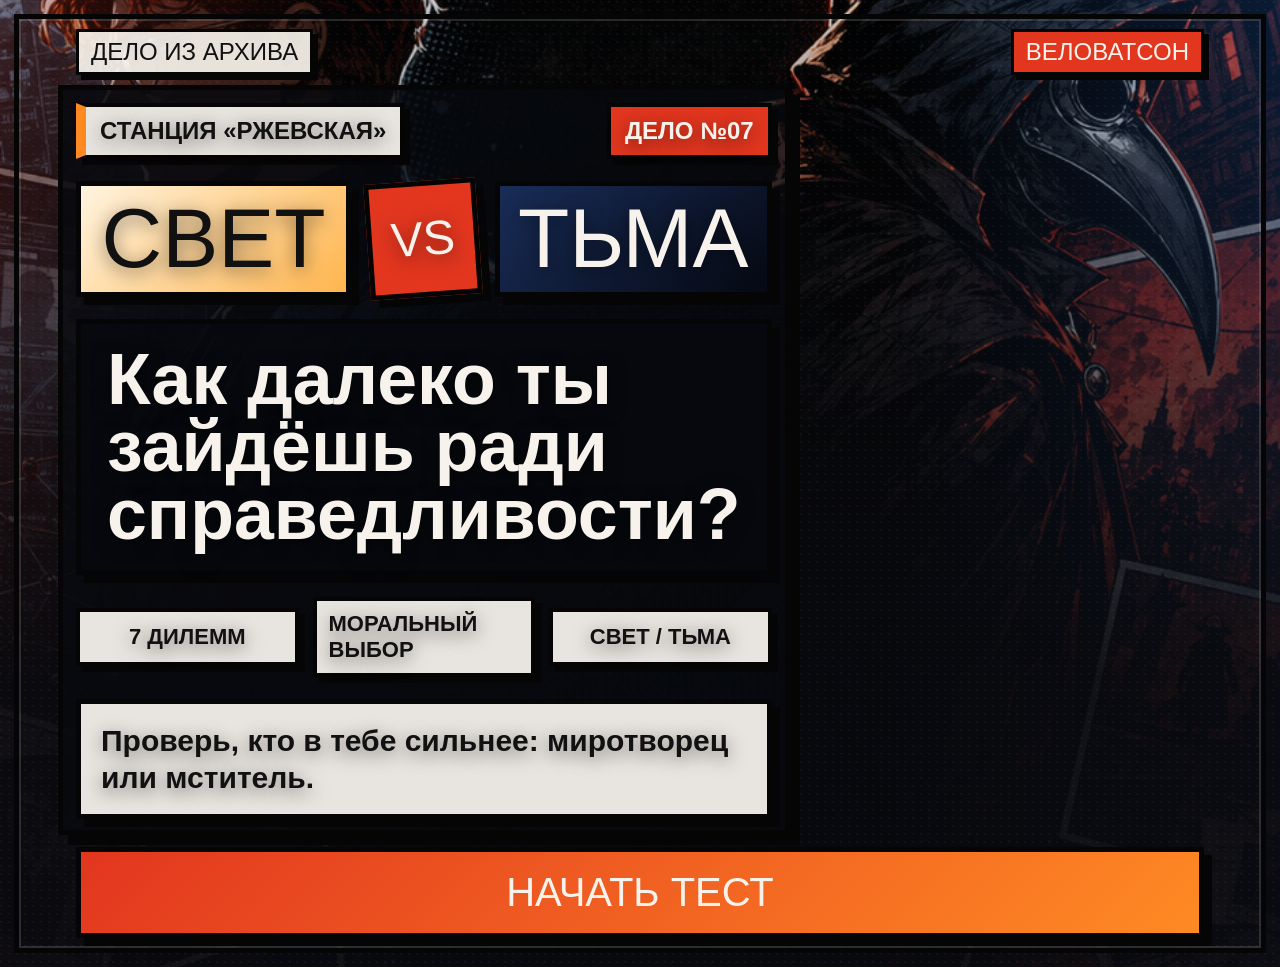
<file: index.htm>
<!doctype html>
<html lang="ru">
  <head>
    <meta charset="utf-8">
    <meta name="viewport" content="width=device-width, initial-scale=1">
    <title>Свет vs Тьма: тест ВелоВатсон</title>
    <link rel="stylesheet" href="styles.css?v=cover2">
  </head>
  <body>
    <main class="app-shell" aria-live="polite">
      <section class="screen screen-home is-active" id="homeScreen">
        <div class="brand-line">
          <span>Дело из архива</span>
          <span>ВелоВатсон</span>
        </div>

        <div class="hero-copy">
          <div class="cover-kicker">
            <span>Станция «Ржевская»</span>
            <span>Дело №07</span>
          </div>

          <div class="home-title" aria-label="Свет против Тьмы">
            <span class="title-light">Свет</span>
            <span class="title-vs">vs</span>
            <span class="title-dark">Тьма</span>
          </div>

          <h1 class="home-question">Как далеко ты зайдёшь ради справедливости?</h1>

          <div class="cover-clues" aria-hidden="true">
            <span>7 дилемм</span>
            <span>Моральный выбор</span>
            <span>Свет / Тьма</span>
          </div>

          <p class="subtitle">Проверь, кто в тебе сильнее: миротворец или мститель.</p>
        </div>

        <button class="primary-button start-button" id="startButton" type="button">
          Начать тест
        </button>
      </section>

      <section class="screen screen-question" id="questionScreen">
        <div class="topbar">
          <p class="question-count" id="questionCount">Вопрос 1 из 7</p>
          <p class="score-hint">Свет / Тьма</p>
        </div>

        <div class="progress-wrap" aria-hidden="true">
          <div class="progress-bar" id="progressBar"></div>
        </div>

        <article class="question-panel">
          <p class="panel-label">Дилемма</p>
          <h2 id="questionText"></h2>
        </article>

        <div class="answers" id="answers"></div>
      </section>

      <section class="screen screen-result" id="resultScreen">
        <div class="result-kicker">Твой результат</div>

        <div class="result-header">
          <h2 id="resultTitle"></h2>
          <div class="score-badge">
            <span id="scoreValue"></span>
            <small>из 14</small>
          </div>
        </div>

        <div class="duality-scale" aria-label="Шкала Света и Тьмы">
          <div class="scale-track">
            <div class="scale-light" id="scaleLight"></div>
            <div class="scale-dark" id="scaleDark"></div>
          </div>
          <div class="scale-values">
            <span id="lightValue"></span>
            <span id="darkValue"></span>
          </div>
        </div>

        <p class="result-description" id="resultDescription"></p>
        <p class="quest-summary" id="questSummary"></p>

        <button class="primary-button home-button" id="homeButton" type="button">
          На главную
        </button>
      </section>
    </main>

    <script src="script.js"></script>
  </body>
</html>
</file>
<file: styles.css>
:root {
  --bg: #08090d;
  --panel: rgba(12, 14, 21, 0.86);
  --panel-solid: #121620;
  --ink: #050506;
  --text: #f7f3ec;
  --muted: #c7c3bb;
  --line: rgba(247, 243, 236, 0.18);
  --light: #f5eee2;
  --dark: #0b1529;
  --red: #e2361f;
  --orange: #ff8a24;
  --blue: #2c83ff;
  --shadow: rgba(0, 0, 0, 0.5);
  font-family: "Arial Black", Impact, "Segoe UI", Arial, sans-serif;
}

* {
  box-sizing: border-box;
}

html,
body {
  width: 100%;
  min-height: 100%;
  margin: 0;
  background: var(--bg);
  color: var(--text);
}

body {
  min-height: 100vh;
  min-height: 100dvh;
  overflow-x: hidden;
}

button {
  font: inherit;
}

.app-shell {
  position: relative;
  width: min(100vw, 1080px);
  min-height: 100vh;
  min-height: 100dvh;
  margin: 0 auto;
  isolation: isolate;
  overflow: hidden;
  background:
    linear-gradient(180deg, rgba(8, 9, 13, 0.18), rgba(8, 9, 13, 0.94) 70%),
    linear-gradient(90deg, rgba(226, 54, 31, 0.26), transparent 28%, transparent 70%, rgba(44, 131, 255, 0.24)),
    url("assets/velovatson-comic-bg.png") center / cover no-repeat,
    var(--bg);
}

.app-shell::before {
  content: "";
  position: absolute;
  inset: 0;
  z-index: -1;
  pointer-events: none;
  background-image:
    radial-gradient(circle at 18% 22%, rgba(255, 138, 36, 0.16) 0 1px, transparent 1px),
    linear-gradient(135deg, rgba(255, 255, 255, 0.07) 0 1px, transparent 1px);
  background-size: 8px 8px, 42px 42px;
  mix-blend-mode: screen;
  opacity: 0.48;
}

.app-shell::after {
  content: "";
  position: absolute;
  inset: 14px;
  z-index: -1;
  border: 5px solid var(--ink);
  box-shadow: inset 0 0 0 2px rgba(255, 255, 255, 0.14);
  pointer-events: none;
}

.screen {
  display: none;
  min-height: 100vh;
  min-height: 100dvh;
  padding: 58px 66px;
  padding: clamp(28px, 5vh, 76px) clamp(24px, 6vw, 82px);
  opacity: 0;
  transform: translateY(18px);
}

.screen.is-active {
  display: flex;
  animation: screenIn 360ms ease forwards;
}

.screen-home,
.screen-result {
  flex-direction: column;
  justify-content: space-between;
  gap: 28px;
}

.screen-question {
  flex-direction: column;
  gap: clamp(20px, 3vh, 34px);
}

.brand-line,
.topbar,
.case-strip,
.scale-values {
  display: flex;
  align-items: center;
  justify-content: space-between;
  gap: 14px;
}

.brand-line,
.question-count,
.score-hint,
.panel-label,
.result-kicker {
  text-transform: uppercase;
  letter-spacing: 0;
}

.brand-line {
  font-size: 22px;
  font-size: clamp(16px, 2.1vw, 24px);
  color: var(--muted);
}

.brand-line span,
.question-count,
.score-hint,
.panel-label,
.result-kicker {
  display: inline-flex;
  align-items: center;
  width: fit-content;
  min-height: 42px;
  padding: 8px 14px;
  border: 3px solid var(--ink);
  background: rgba(247, 243, 236, 0.92);
  color: #111;
  box-shadow: 5px 5px 0 var(--ink);
}

.brand-line span:last-child,
.score-hint {
  background: var(--red);
  color: var(--text);
}

.hero-copy {
  position: relative;
  max-width: 900px;
  margin-top: auto;
  text-shadow: 0 4px 18px var(--shadow);
}

.hero-copy::before {
  content: "";
  position: absolute;
  inset: -18px -18px -16px;
  z-index: -1;
  border: 5px solid var(--ink);
  background: linear-gradient(135deg, rgba(7, 9, 14, 0.88), rgba(7, 9, 14, 0.62));
  box-shadow: 10px 10px 0 var(--ink);
}

.eyebrow {
  width: fit-content;
  margin: 0 0 18px;
  padding: 9px 14px;
  border-left: 8px solid var(--orange);
  background: rgba(0, 0, 0, 0.58);
  color: var(--muted);
  font-size: 28px;
  font-size: clamp(18px, 2.4vw, 30px);
  text-transform: uppercase;
}

.home-title {
  display: flex;
  align-items: stretch;
  width: 100%;
  margin: 0 0 22px;
  color: var(--text);
  font-size: 84px;
  line-height: 0.9;
  text-transform: uppercase;
}

.home-title span {
  display: flex;
  align-items: center;
  justify-content: center;
  border: 5px solid var(--ink);
  box-shadow: 8px 8px 0 var(--ink);
}

.title-light,
.title-dark {
  flex: 1;
  min-height: 116px;
  padding: 14px 18px;
}

.title-light {
  background: linear-gradient(135deg, #fff4df, #ffb54d);
  color: #111;
}

.title-dark {
  background: linear-gradient(135deg, #192d58, #060913);
}

.title-vs {
  flex: 0 0 112px;
  min-height: 112px;
  margin: 0 16px;
  background: var(--red);
  font-size: 48px;
  transform: rotate(-4deg);
}

.cover-kicker,
.cover-clues {
  display: flex;
  align-items: center;
  gap: 14px;
}

.cover-kicker {
  justify-content: space-between;
  margin-bottom: 22px;
}

.cover-kicker span,
.cover-clues span {
  border: 4px solid var(--ink);
  background: rgba(247, 243, 236, 0.94);
  color: #111;
  box-shadow: 6px 6px 0 var(--ink);
  font-family: "Segoe UI", Arial, sans-serif;
  font-weight: 900;
  text-transform: uppercase;
}

.cover-kicker span {
  padding: 10px 14px;
  font-size: 24px;
}

.cover-kicker span:first-child {
  border-left: 10px solid var(--orange);
}

.cover-kicker span:last-child {
  background: var(--red);
  color: var(--text);
}

.cover-clues {
  margin: 22px 0;
}

.cover-clues span {
  flex: 1;
  min-height: 58px;
  display: flex;
  align-items: center;
  justify-content: center;
  padding: 10px 12px;
  font-size: 22px;
}

h1,
h2,
p {
  margin-top: 0;
}

h1 {
  max-width: 940px;
  margin-bottom: 20px;
  font-size: 76px;
  font-size: clamp(42px, 7.1vw, 88px);
  line-height: 0.96;
  letter-spacing: 0;
  text-wrap: balance;
}

.home-question {
  max-width: 860px;
  margin-bottom: 0;
  padding: 22px 26px;
  border: 5px solid var(--ink);
  background: rgba(7, 9, 14, 0.82);
  box-shadow: 8px 8px 0 var(--ink);
}

.subtitle {
  max-width: 780px;
  margin-bottom: 0;
  padding: 18px 20px;
  border: 5px solid var(--ink);
  background: rgba(247, 243, 236, 0.94);
  box-shadow: 8px 8px 0 var(--ink);
  color: #111;
  font-family: "Segoe UI", Arial, sans-serif;
  font-size: 32px;
  font-size: clamp(22px, 3.2vw, 36px);
  font-weight: 800;
  line-height: 1.24;
}

.case-strip {
  flex-wrap: wrap;
  margin-top: auto;
}

.case-strip span {
  flex: 1 1 210px;
  min-height: 58px;
  padding: 12px 14px;
  border: 4px solid var(--ink);
  background: rgba(18, 22, 32, 0.82);
  color: var(--text);
  font-size: clamp(15px, 2.1vw, 22px);
  text-align: center;
  box-shadow: 6px 6px 0 var(--ink);
}

.primary-button,
.answer-button {
  width: 100%;
  min-height: 92px;
  border: 5px solid var(--ink);
  border-radius: 0;
  cursor: pointer;
  color: var(--text);
  box-shadow: 8px 8px 0 var(--ink);
  transition:
    transform 150ms ease,
    box-shadow 150ms ease,
    filter 150ms ease;
  touch-action: manipulation;
}

.primary-button {
  padding: 24px 30px;
  background: linear-gradient(135deg, var(--red), var(--orange));
  font-size: 42px;
  font-size: clamp(28px, 4vw, 48px);
  text-transform: uppercase;
}

.primary-button:hover,
.answer-button:hover {
  filter: brightness(1.08);
  transform: translate(-3px, -3px);
  box-shadow: 11px 11px 0 var(--ink);
}

.primary-button:active,
.answer-button:active {
  transform: translate(4px, 4px);
  box-shadow: 4px 4px 0 var(--ink);
}

.topbar {
  flex-wrap: wrap;
}

.question-count,
.score-hint {
  margin: 0;
  font-size: 24px;
  font-size: clamp(17px, 2.1vw, 25px);
}

.progress-wrap {
  width: 100%;
  height: 22px;
  border: 4px solid var(--ink);
  background: rgba(247, 243, 236, 0.2);
  box-shadow: 5px 5px 0 var(--ink);
  overflow: hidden;
}

.progress-bar {
  width: 0;
  height: 100%;
  background: linear-gradient(90deg, var(--orange), var(--red), var(--blue));
  transition: width 260ms ease;
}

.question-panel {
  position: relative;
  padding: clamp(24px, 4vh, 48px);
  border: 5px solid var(--ink);
  background: var(--panel);
  box-shadow: 9px 9px 0 var(--ink);
  backdrop-filter: blur(10px);
}

.question-panel::before {
  content: "";
  position: absolute;
  right: 22px;
  top: -18px;
  width: 96px;
  height: 34px;
  border: 4px solid var(--ink);
  background: repeating-linear-gradient(90deg, var(--red) 0 16px, var(--orange) 16px 32px);
  transform: rotate(2deg);
}

.panel-label {
  margin-bottom: 22px;
  background: var(--blue);
  color: var(--text);
  font-size: 22px;
  font-size: clamp(15px, 1.8vw, 22px);
}

.question-panel h2 {
  margin: 0;
  font-family: "Segoe UI", Arial, sans-serif;
  font-size: 44px;
  font-size: clamp(28px, 4.4vw, 52px);
  line-height: 1.16;
}

.answers {
  display: flex;
  flex-direction: column;
  gap: clamp(16px, 2.3vh, 26px);
  margin-top: auto;
}

.answer-button + .answer-button {
  margin-top: 22px;
}

@supports (gap: 1rem) {
  .answer-button + .answer-button {
    margin-top: 0;
  }
}

.answer-button {
  display: flex;
  align-items: center;
  gap: 18px;
  padding: clamp(16px, 2.4vh, 28px);
  background: rgba(247, 243, 236, 0.93);
  color: #111;
  text-align: left;
}

.answer-letter {
  display: flex;
  align-items: center;
  justify-content: center;
  flex: 0 0 80px;
  align-self: stretch;
  min-height: 64px;
  border: 4px solid var(--ink);
  background: var(--red);
  color: var(--text);
  font-size: 46px;
  font-size: clamp(30px, 4.5vw, 54px);
  line-height: 1;
}

.answer-text {
  font-family: "Segoe UI", Arial, sans-serif;
  font-size: 30px;
  font-size: clamp(20px, 2.7vw, 34px);
  font-weight: 800;
  line-height: 1.2;
}

.result-kicker {
  margin: 0;
  background: var(--red);
  color: var(--text);
  font-size: 26px;
  font-size: clamp(18px, 2.4vw, 28px);
}

.result-header {
  display: grid;
  grid-template-columns: 1fr auto;
  align-items: end;
  gap: 24px;
}

.result-header h2 {
  margin: 0;
  font-size: 76px;
  font-size: clamp(42px, 7.4vw, 90px);
  line-height: 0.98;
  text-shadow: 0 5px 18px var(--shadow);
}

.score-badge {
  min-width: clamp(128px, 18vw, 190px);
  padding: 16px;
  border: 5px solid var(--ink);
  background: rgba(247, 243, 236, 0.94);
  color: #111;
  text-align: center;
  box-shadow: 8px 8px 0 var(--ink);
}

.score-badge span {
  display: block;
  font-size: 72px;
  font-size: clamp(48px, 8vw, 86px);
  line-height: 0.9;
}

.score-badge small {
  font-family: "Segoe UI", Arial, sans-serif;
  font-size: 22px;
  font-size: clamp(17px, 2vw, 24px);
  font-weight: 900;
}

.duality-scale {
  position: relative;
  padding: clamp(18px, 3vw, 28px);
  border: 5px solid var(--ink);
  background: rgba(12, 14, 21, 0.88);
  box-shadow: 8px 8px 0 var(--ink);
}

.scale-track {
  position: relative;
  display: block;
  width: 100%;
  height: clamp(34px, 5vh, 58px);
  border: 4px solid var(--ink);
  overflow: hidden;
  background: var(--dark);
}

.scale-light,
.scale-dark {
  position: absolute;
  top: 0;
  bottom: 0;
  height: 100%;
  transition: width 500ms ease;
}

.scale-light {
  left: 0;
  background: linear-gradient(90deg, #fff8e8, #ffd67b);
}

.scale-dark {
  right: 0;
  background: linear-gradient(90deg, #192d58, #08101f);
}

.scale-light::after,
.scale-dark::after {
  position: absolute;
  top: 50%;
  transform: translateY(-50%);
  font-family: "Segoe UI", Arial, sans-serif;
  font-size: 18px;
  font-weight: 900;
  text-transform: uppercase;
  white-space: nowrap;
}

.scale-light::after {
  content: "Свет";
  left: 14px;
  color: #111;
}

.scale-dark::after {
  content: "Тьма";
  right: 14px;
  color: var(--text);
}

.scale-values {
  margin-top: 12px;
  font-size: 30px;
  font-size: clamp(20px, 2.8vw, 34px);
}

.result-description,
.quest-summary {
  position: relative;
  margin: 0;
  padding: clamp(20px, 3vw, 34px);
  border: 5px solid var(--ink);
  background: rgba(247, 243, 236, 0.94);
  color: #111;
  font-family: "Segoe UI", Arial, sans-serif;
  font-size: 30px;
  font-size: clamp(21px, 2.8vw, 34px);
  font-weight: 800;
  line-height: 1.28;
  box-shadow: 8px 8px 0 var(--ink);
}

.quest-summary {
  background: rgba(18, 22, 32, 0.9);
  color: var(--text);
}

.duality-scale::before,
.result-description::before,
.quest-summary::before {
  position: absolute;
  left: 18px;
  top: -20px;
  padding: 5px 10px;
  border: 3px solid var(--ink);
  background: var(--red);
  color: var(--text);
  font-family: "Segoe UI", Arial, sans-serif;
  font-size: 15px;
  font-weight: 900;
  text-transform: uppercase;
  box-shadow: 4px 4px 0 var(--ink);
}

.duality-scale::before {
  content: "Баланс";
}

.result-description::before {
  content: "Расшифровка";
}

.quest-summary::before {
  content: "Итог квеста";
}

.home-button {
  margin-top: auto;
}

@keyframes screenIn {
  to {
    opacity: 1;
    transform: translateY(0);
  }
}

@media (orientation: portrait) {
  .screen-home.is-active,
  .screen-question.is-active {
    justify-content: flex-start;
  }

  .screen-home {
    padding-top: 56px;
    padding-bottom: 44px;
  }

  .screen-question {
    padding-top: 44px;
    padding-bottom: 44px;
  }

  .hero-copy {
    max-width: 940px;
    margin-top: 22vh;
    padding: 28px 32px;
    border: 5px solid var(--ink);
    background: rgba(7, 9, 14, 0.72);
    box-shadow: 8px 8px 0 var(--ink);
  }

  .start-button {
    margin-top: 34px;
  }

  .question-panel {
    margin-top: 24px;
    padding: 30px;
  }

  .question-panel h2 {
    font-size: 36px;
  }

  .answers {
    margin-top: 30px;
  }

  .answer-button {
    min-height: 118px;
    padding: 18px;
  }

  .answer-text {
    font-size: 26px;
  }
}

@media (orientation: portrait) and (min-width: 700px) {
  .screen-home,
  .screen-question,
  .screen-result {
    padding-left: 72px;
    padding-right: 72px;
  }

  .screen-home.is-active {
    justify-content: flex-start;
  }

  .screen-result.is-active {
    justify-content: center;
  }

  .screen-question {
    padding-top: 28px;
  }

  h1 {
    font-size: 46px;
  }

  .home-title {
    font-size: 82px;
  }

  .title-light,
  .title-dark {
    min-height: 118px;
  }

  .title-vs {
    flex-basis: 106px;
    min-height: 106px;
    font-size: 44px;
  }

  .home-question {
    font-size: 44px;
  }

  .subtitle {
    max-width: none;
    font-size: 30px;
  }

  .eyebrow,
  .question-count,
  .score-hint,
  .panel-label,
  .result-kicker {
    font-size: 28px;
  }

  .primary-button {
    min-height: 120px;
    font-size: 50px;
  }

  .hero-copy {
    max-width: 920px;
    margin-top: 10vh;
    padding: 0;
  }

  .question-panel {
    padding: 28px 32px;
  }

  .question-panel h2 {
    font-size: 36px;
  }

  .answers {
    margin-top: 30px;
    gap: 16px;
  }

  .answer-button {
    min-height: 124px;
    padding: 18px;
  }

  .answer-letter {
    flex-basis: 82px;
    font-size: 52px;
  }

  .answer-text {
    font-size: 28px;
  }

  .result-header h2 {
    font-size: 66px;
  }

  .score-badge span {
    font-size: 76px;
  }

  .scale-values {
    font-size: 32px;
  }

  .duality-scale,
  .result-description,
  .quest-summary {
    margin-top: 18px;
  }

  .duality-scale {
    padding: 24px 28px;
  }

  .scale-track {
    height: 62px;
  }

  .scale-light::after,
  .scale-dark::after {
    font-size: 24px;
  }

  .duality-scale::before,
  .result-description::before,
  .quest-summary::before {
    top: -25px;
    font-size: 20px;
  }

  .result-description,
  .quest-summary {
    padding: 24px 30px;
    font-size: 27px;
  }

  .home-button {
    min-height: 96px;
    margin-top: 18px;
    font-size: 46px;
  }
}

@media (orientation: portrait) and (min-width: 700px) and (min-height: 1500px) {
  .hero-copy {
    margin-top: 34vh;
  }

  .screen-home {
    padding-bottom: 52px;
  }

  .start-button {
    margin-top: 28px;
  }
}

@media (orientation: portrait) and (max-width: 699px) {
  .screen {
    padding: 28px 22px;
  }

  .screen-home {
    min-height: 100svh;
    padding-top: 24px;
    padding-bottom: 24px;
  }

  .screen-home.is-active {
    justify-content: flex-start;
  }

  .brand-line {
    gap: 10px;
    font-size: 15px;
  }

  .brand-line span {
    min-height: 36px;
    padding: 7px 9px;
    box-shadow: 4px 4px 0 var(--ink);
  }

  .hero-copy {
    margin-top: 8vh;
    padding: 0;
  }

  .eyebrow {
    margin-bottom: 12px;
    font-size: 16px;
  }

  h1 {
    margin-bottom: 12px;
    font-size: 25px;
    line-height: 1.02;
  }

  .home-title {
    margin-bottom: 12px;
    font-size: 34px;
  }

  .home-title span {
    border-width: 4px;
    box-shadow: 5px 5px 0 var(--ink);
  }

  .title-light,
  .title-dark {
    min-height: 70px;
    padding: 8px 8px;
  }

  .title-vs {
    flex-basis: 58px;
    min-height: 58px;
    margin: 0 8px;
    font-size: 22px;
  }

  .home-question {
    margin-bottom: 12px;
    padding: 13px 14px;
    box-shadow: 5px 5px 0 var(--ink);
  }

  .subtitle {
    padding: 12px 14px;
    font-size: 17px;
    line-height: 1.2;
    box-shadow: 5px 5px 0 var(--ink);
  }

  .cover-kicker {
    gap: 8px;
    margin-bottom: 12px;
  }

  .cover-kicker span {
    padding: 7px 8px;
    font-size: 13px;
    box-shadow: 4px 4px 0 var(--ink);
  }

  .cover-clues {
    flex-wrap: wrap;
    gap: 8px;
    margin: 12px 0;
  }

  .cover-clues span {
    flex: 1 1 32%;
    min-height: 42px;
    padding: 7px 8px;
    font-size: 13px;
    box-shadow: 4px 4px 0 var(--ink);
  }

  .start-button {
    min-height: 78px;
    margin-top: 22px;
    padding: 16px 18px;
    font-size: 28px;
  }
}

@media (orientation: landscape) {
  .app-shell {
    width: 100%;
    min-height: 100vh;
  }

  .screen {
    padding: clamp(18px, 3.2vh, 32px) clamp(36px, 6vw, 76px);
  }

  h1 {
    font-size: clamp(42px, 5.6vw, 72px);
    line-height: 0.94;
  }

  .subtitle {
    font-size: clamp(20px, 2.7vw, 30px);
  }

  .eyebrow {
    margin-bottom: 12px;
    font-size: clamp(17px, 2vw, 24px);
  }

  .brand-line span,
  .question-count,
  .score-hint,
  .panel-label,
  .result-kicker {
    min-height: 36px;
    padding: 6px 12px;
  }

  .primary-button {
    min-height: 84px;
    padding: 18px 24px;
    font-size: clamp(26px, 3.4vw, 40px);
  }

  .screen-home {
    display: none;
  }

  .screen-home.is-active {
    display: grid;
    grid-template-columns: 1.05fr 0.95fr;
    grid-template-rows: auto 1fr auto;
    align-items: end;
  }

  .brand-line {
    grid-column: 1 / -1;
  }

  .hero-copy {
    margin-top: 0;
  }

  .case-strip {
    align-self: center;
  }

  .case-strip span {
    min-height: 52px;
    font-size: clamp(15px, 1.9vw, 21px);
  }

  .start-button {
    grid-column: 1 / -1;
  }

  .screen-question.is-active {
    display: grid;
    grid-template-columns: 0.92fr 1.08fr;
    grid-template-rows: auto auto 1fr;
    align-items: stretch;
  }

  .topbar,
  .progress-wrap {
    grid-column: 1 / -1;
  }

  .answers {
    margin-top: 0;
  }

  .screen-result.is-active {
    display: grid;
    grid-template-columns: 0.9fr 1.1fr;
    grid-template-rows: auto auto 1fr auto;
    align-items: start;
  }

  .result-kicker,
  .result-header,
  .home-button {
    grid-column: 1 / -1;
  }
}

@media (max-width: 560px) {
  .app-shell::after {
    inset: 8px;
    border-width: 3px;
  }

  .brand-line {
    align-items: stretch;
  }

  .brand-line span {
    flex: 1;
    justify-content: center;
    text-align: center;
  }

  .answer-button {
    grid-template-columns: 54px 1fr;
    gap: 12px;
  }
}

@media (prefers-reduced-motion: reduce) {
  *,
  *::before,
  *::after {
    scroll-behavior: auto !important;
    transition-duration: 0.01ms !important;
    animation-duration: 0.01ms !important;
    animation-iteration-count: 1 !important;
  }
}
</file>
